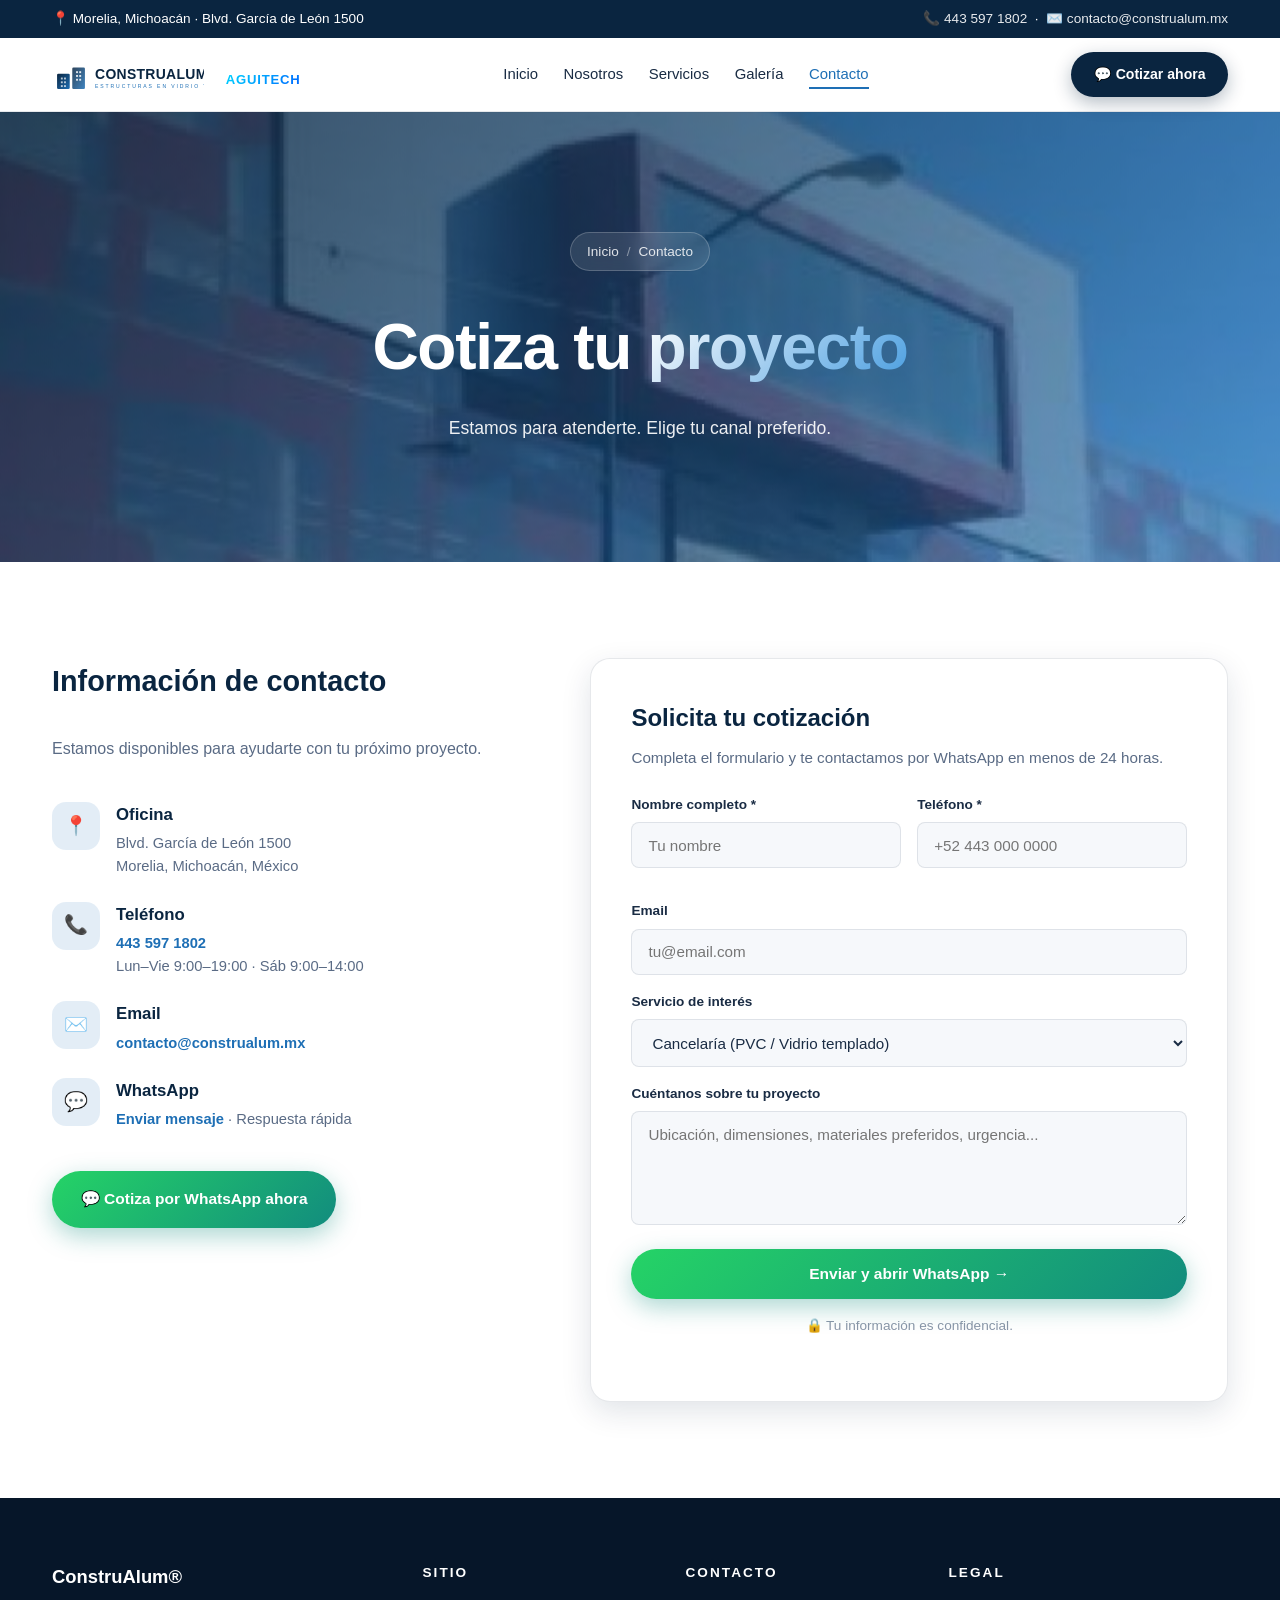
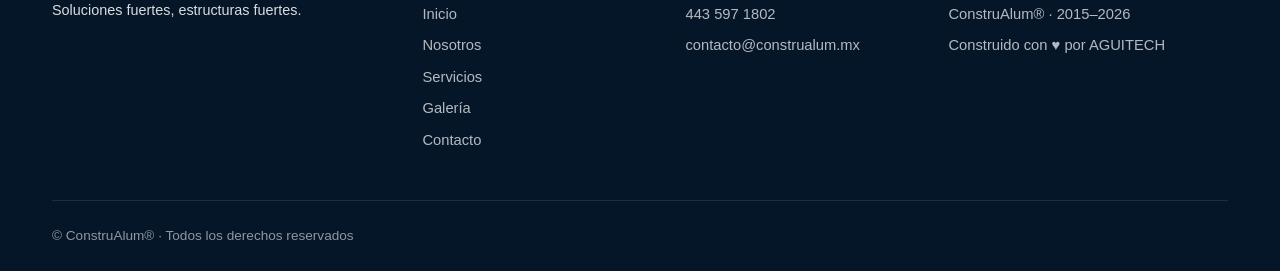
<file: contacto.html>
<!DOCTYPE html>
<html lang="es">
<head>
<meta charset="UTF-8">
<meta name="viewport" content="width=device-width, initial-scale=1.0">
<title>ConstruAlum</title>
<meta property="og:site_name" content="ConstruAlum (by AGUITECH)">
<meta property="og:title" content="ConstruAlum · Contacto · Cotiza tu proyecto">
<meta property="og:description" content="Cotiza tu proyecto de vidrio o aluminio con ConstruAlum. Morelia, Michoacán. WhatsApp +52 443 597 1802.">
<meta property="og:type" content="website">
<meta property="og:locale" content="es_MX">
<meta name="twitter:card" content="summary_large_image">
<meta name="twitter:site" content="@aguitech">
<meta name="twitter:title" content="ConstruAlum · Contacto · Cotiza tu proyecto">
<meta name="twitter:description" content="Cotiza tu proyecto de vidrio o aluminio con ConstruAlum. Morelia, Michoacán. WhatsApp +52 443 597 1802.">
<meta name="description" content="Contacta a ConstruAlum. Cotiza por WhatsApp, llamada o formulario. Morelia, Michoacán.">
<meta name="theme-color" content="#0a2540">
<link rel="icon" type="image/svg+xml" href="images/logo.svg">
<link rel="stylesheet" href="styles.css">
</head>
<body>

<div class="topbar">
  <div class="topbar-inner">
    <div>📍 Morelia, Michoacán · Blvd. García de León 1500</div>
    <div>
      <a href="tel:+52443****802">📞 443 597 1802</a>
      &nbsp;·&nbsp;
      <a href="mailto:contacto@construalum.mx">✉️ contacto@construalum.mx</a>
    </div>
  </div>
</div>

<nav class="navbar" id="navbar">
  <div class="nav-container">
    <a href="index.html" class="nav-brand" aria-label="ConstruAlum — by AGUITECH">
      <img src="images/logo.svg" alt="ConstruAlum">
      <span class="nav-brand-by">
        <span class="by-mark">by</span>
        <span class="by-name">AGUITECH</span>
      </span>
    </a>
    <ul class="nav-menu" id="navMenu">
      <li><a href="index.html">Inicio</a></li>
      <li><a href="nosotros.html">Nosotros</a></li>
      <li><a href="servicios.html">Servicios</a></li>
      <li><a href="galeria.html">Galería</a></li>
      <li><a href="contacto.html" class="active">Contacto</a></li>
    </ul>
    <a href="https://wa.me/5214435971802?text=Hola%20ConstruAlum" target="_blank" rel="noopener" class="nav-cta">💬 Cotizar ahora</a>
    <button class="nav-toggle" id="navToggle">☰</button>
  </div>
</nav>

<section class="page-hero">
  <div class="page-hero-bg" style="background-image: url('images/servicios/panel-aluminio/principal.jpg');" data-speed="0.3"></div>
  <div class="page-hero-content">
    <div class="breadcrumb"><a href="index.html">Inicio</a><span class="sep">/</span><span>Contacto</span></div>
    <h1>Cotiza tu <span style="background:linear-gradient(135deg,#fff,#4a9ee0);-webkit-background-clip:text;background-clip:text;color:transparent;">proyecto</span></h1>
    <p>Estamos para atenderte. Elige tu canal preferido.</p>
  </div>
</section>

<section class="section">
  <div class="container">
    <div class="contact-grid">
      <div class="contact-info reveal">
        <h2 style="font-size: 1.8rem; font-weight: 900; color: var(--ink); margin-bottom: 0.5rem;">Información de contacto</h2>
        <p style="color: var(--text-2); margin-bottom: 1rem;">Estamos disponibles para ayudarte con tu próximo proyecto.</p>

        <div class="contact-item">
          <div class="contact-item-icon">📍</div>
          <div>
            <h4>Oficina</h4>
            <p>Blvd. García de León 1500<br>Morelia, Michoacán, México</p>
          </div>
        </div>
        <div class="contact-item">
          <div class="contact-item-icon">📞</div>
          <div>
            <h4>Teléfono</h4>
            <p><a href="tel:+52443****802" style="color: var(--brand-2); font-weight: 700;">443 597 1802</a><br>Lun–Vie 9:00–19:00 · Sáb 9:00–14:00</p>
          </div>
        </div>
        <div class="contact-item">
          <div class="contact-item-icon">✉️</div>
          <div>
            <h4>Email</h4>
            <p><a href="mailto:contacto@construalum.mx" style="color: var(--brand-2); font-weight: 700;">contacto@construalum.mx</a></p>
          </div>
        </div>
        <div class="contact-item">
          <div class="contact-item-icon">💬</div>
          <div>
            <h4>WhatsApp</h4>
            <p><a href="https://wa.me/5214435971802" target="_blank" rel="noopener" style="color: var(--brand-2); font-weight: 700;">Enviar mensaje</a> · Respuesta rápida</p>
          </div>
        </div>

        <p style="margin-top: 1rem;"><a href="https://wa.me/5214435971802?text=Hola%20ConstruAlum%2C%20quiero%20cotizar%20un%20proyecto" target="_blank" rel="noopener" class="btn btn-wa">💬 Cotiza por WhatsApp ahora</a></p>
      </div>

      <form class="contact-form reveal" onsubmit="return submitContact(event)">
        <h3>Solicita tu cotización</h3>
        <p>Completa el formulario y te contactamos por WhatsApp en menos de 24 horas.</p>

        <div class="form-row">
          <div class="form-field">
            <label for="name">Nombre completo *</label>
            <input type="text" id="name" required placeholder="Tu nombre">
          </div>
          <div class="form-field">
            <label for="phone">Teléfono *</label>
            <input type="tel" id="phone" required placeholder="+52 443 000 0000">
          </div>
        </div>
        <div class="form-field">
          <label for="email">Email</label>
          <input type="email" id="email" placeholder="tu@email.com">
        </div>
        <div class="form-field">
          <label for="service">Servicio de interés</label>
          <select id="service">
            <option>Cancelaría (PVC / Vidrio templado)</option>
            <option>Aplicaciones de vidrio</option>
            <option>Barandales</option>
            <option>Domos</option>
            <option>Techumbres</option>
            <option>Herrería de alto nivel</option>
            <option>Panel de aluminio</option>
            <option>Repisas</option>
            <option>Cubiertas para mesa</option>
            <option>Anti estornudos</option>
            <option>Otro / No estoy seguro</option>
          </select>
        </div>
        <div class="form-field">
          <label for="message">Cuéntanos sobre tu proyecto</label>
          <textarea id="message" rows="5" placeholder="Ubicación, dimensiones, materiales preferidos, urgencia..."></textarea>
        </div>
        <button type="submit" class="btn btn-primary btn-wa" style="width: 100%; justify-content: center;">
          Enviar y abrir WhatsApp →
        </button>
        <p style="text-align: center; font-size: 0.85rem; color: var(--text-3); margin-top: 1rem;">🔒 Tu información es confidencial.</p>
      </form>
    </div>
  </div>
</section>

<footer class="footer">
  <div class="container">
    <div class="footer-inner">
      <div class="footer-brand-text">
        <strong>ConstruAlum®</strong>
        <p>Soluciones fuertes, estructuras fuertes.</p>
      </div>
      <div class="footer-col"><h5>Sitio</h5><ul><li><a href="index.html">Inicio</a></li><li><a href="nosotros.html">Nosotros</a></li><li><a href="servicios.html">Servicios</a></li><li><a href="galeria.html">Galería</a></li><li><a href="contacto.html">Contacto</a></li></ul></div>
      <div class="footer-col"><h5>Contacto</h5><ul><li><a href="tel:+52443****802">443 597 1802</a></li><li><a href="mailto:contacto@construalum.mx">contacto@construalum.mx</a></li></ul></div>
      <div class="footer-col"><h5>Legal</h5><ul><li>ConstruAlum® · 2015–<span id="year"></span></li><li>Construido con ♥ por <a href="https://github.com/aguitech">AGUITECH</a></li></ul></div>
    </div>
    <div class="footer-bottom">
      <p>© <span id="year"></span> ConstruAlum® · Todos los derechos reservados</p>
    </div>
  </div>
</footer>

<button class="back-top" id="backTop">↑</button>
<div class="toast" id="toast"></div>
<script src="script.js"></script>
</body>
</html>
</file>
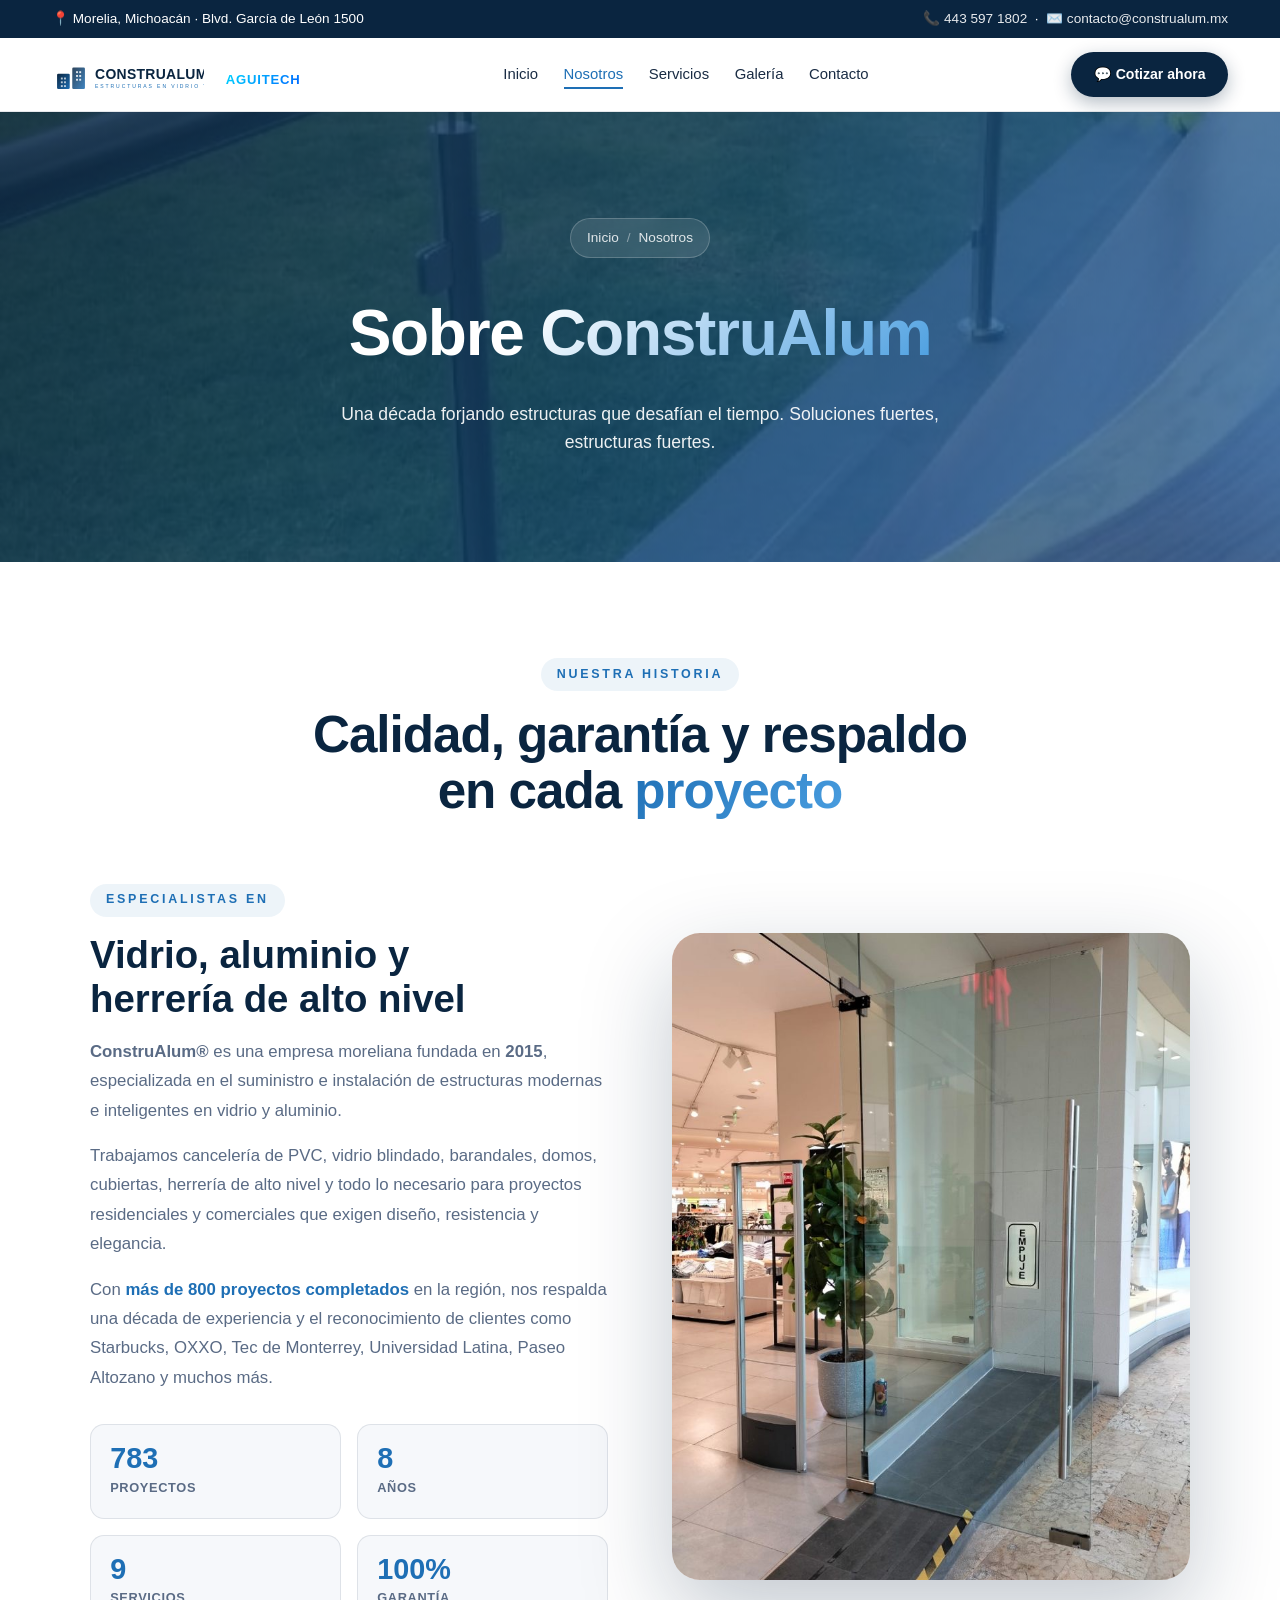
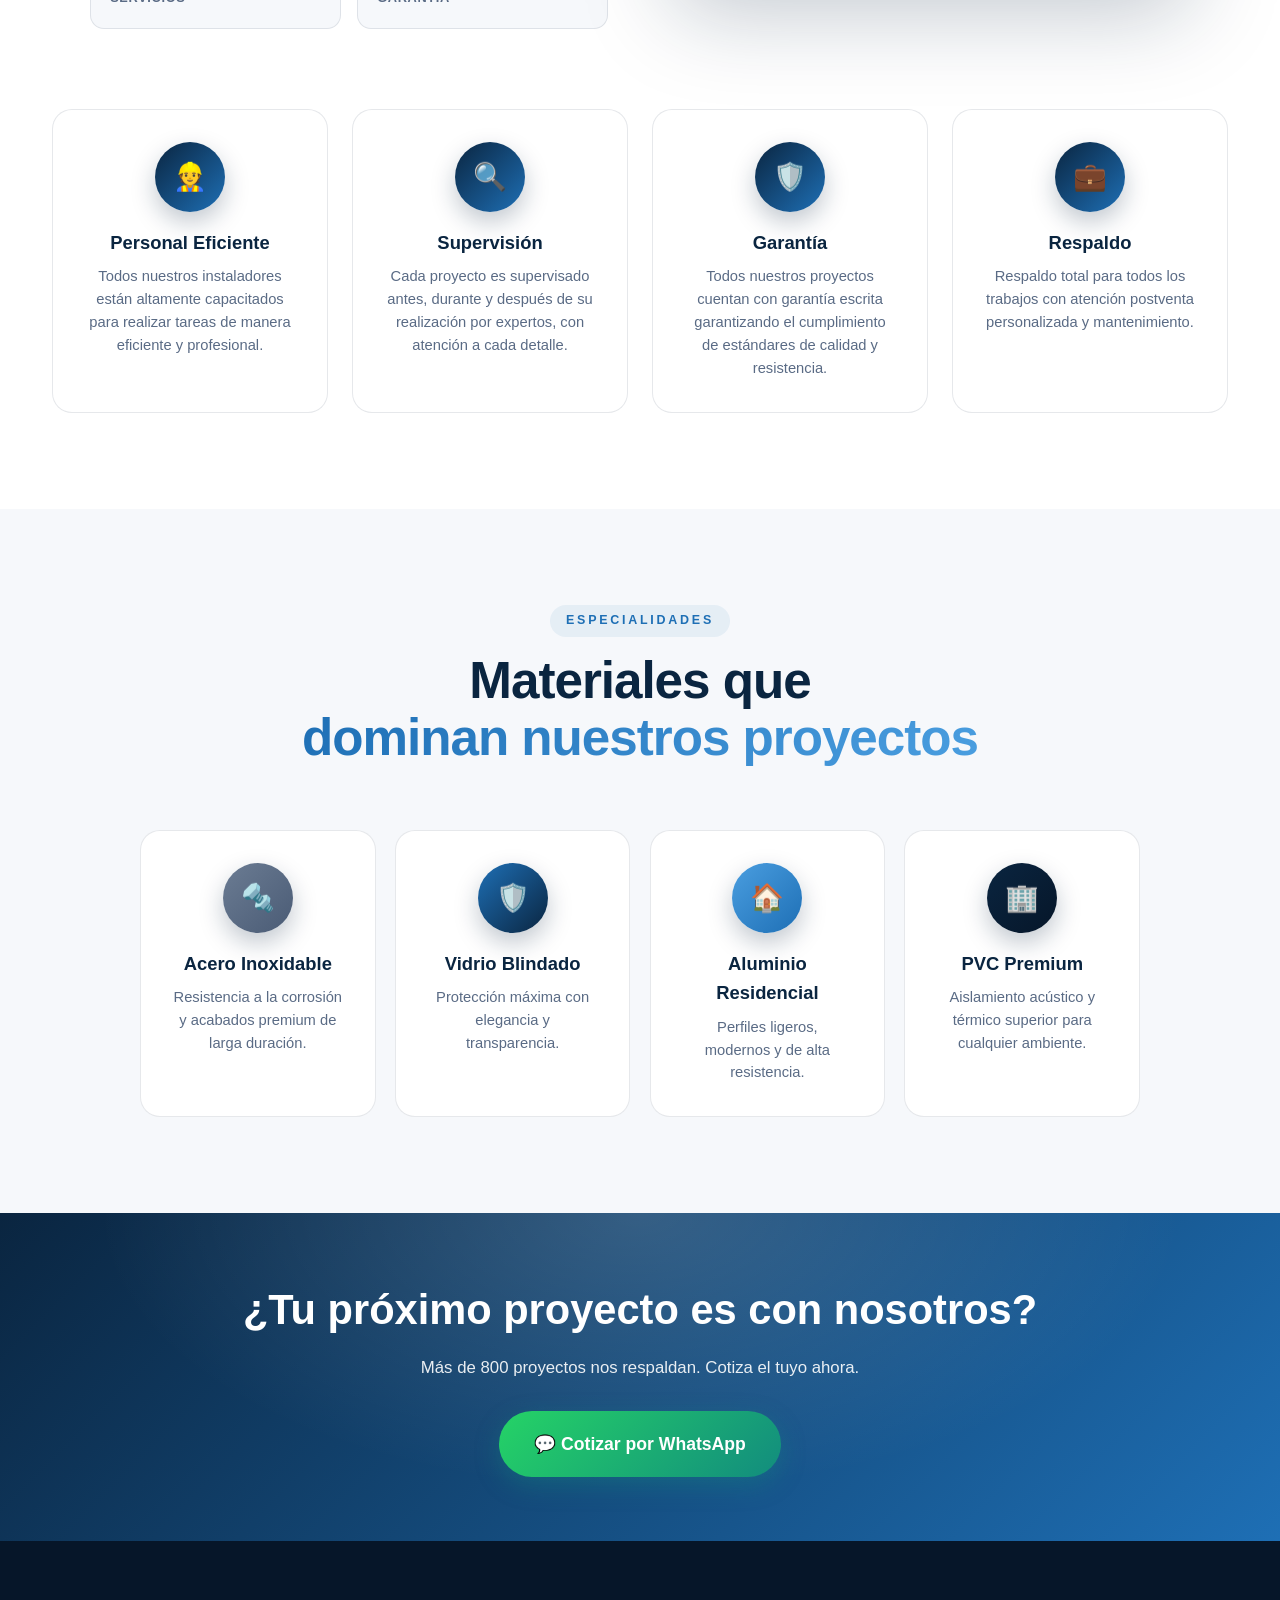
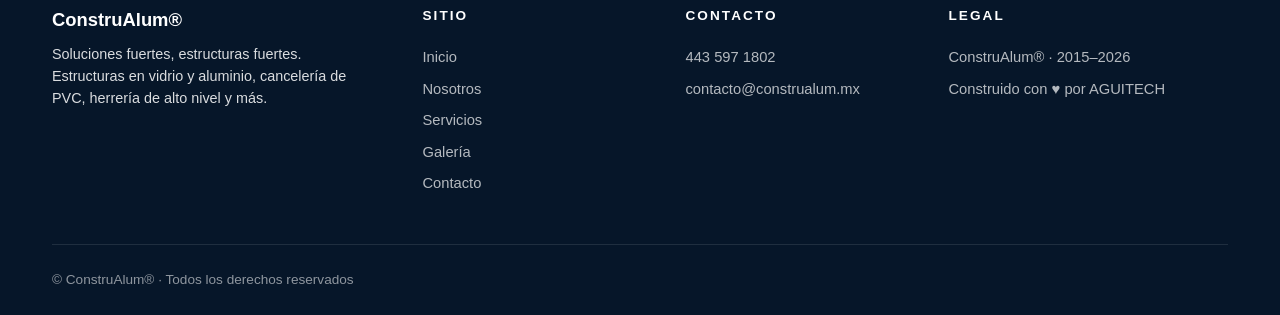
<file: nosotros.html>
<!DOCTYPE html>
<html lang="es">
<head>
<meta charset="UTF-8">
<meta name="viewport" content="width=device-width, initial-scale=1.0">
<title>ConstruAlum</title>
<meta property="og:site_name" content="ConstruAlum (by AGUITECH)">
<meta property="og:title" content="ConstruAlum · Nosotros · +800 proyectos">
<meta property="og:description" content="ConstruAlum: +10 años, +800 proyectos, 4 pilares (personal eficiente, supervisión, garantía, respaldo) en Morelia.">
<meta property="og:type" content="website">
<meta property="og:locale" content="es_MX">
<meta name="twitter:card" content="summary_large_image">
<meta name="twitter:site" content="@aguitech">
<meta name="twitter:title" content="ConstruAlum · Nosotros · +800 proyectos">
<meta name="twitter:description" content="ConstruAlum: +10 años, +800 proyectos, 4 pilares (personal eficiente, supervisión, garantía, respaldo) en Morelia.">
<meta name="description" content="Conoce ConstruAlum: 4 pilares, +800 proyectos, garantía escrita en cada obra.">
<meta name="theme-color" content="#0a2540">
<link rel="icon" type="image/svg+xml" href="images/logo.svg">
<link rel="stylesheet" href="styles.css">
</head>
<body>

<div class="topbar">
  <div class="topbar-inner">
    <div>📍 Morelia, Michoacán · Blvd. García de León 1500</div>
    <div>
      <a href="tel:+52443****802">📞 443 597 1802</a>
      &nbsp;·&nbsp;
      <a href="mailto:contacto@construalum.mx">✉️ contacto@construalum.mx</a>
    </div>
  </div>
</div>

<nav class="navbar" id="navbar">
  <div class="nav-container">
    <a href="index.html" class="nav-brand" aria-label="ConstruAlum — by AGUITECH">
      <img src="images/logo.svg" alt="ConstruAlum">
      <span class="nav-brand-by">
        <span class="by-mark">by</span>
        <span class="by-name">AGUITECH</span>
      </span>
    </a>
    <ul class="nav-menu" id="navMenu">
      <li><a href="index.html">Inicio</a></li>
      <li><a href="nosotros.html" class="active">Nosotros</a></li>
      <li><a href="servicios.html">Servicios</a></li>
      <li><a href="galeria.html">Galería</a></li>
      <li><a href="contacto.html">Contacto</a></li>
    </ul>
    <a href="https://wa.me/5214435971802?text=Hola%20ConstruAlum" target="_blank" rel="noopener" class="nav-cta">💬 Cotizar ahora</a>
    <button class="nav-toggle" id="navToggle">☰</button>
  </div>
</nav>

<section class="page-hero">
  <div class="page-hero-bg" style="background-image: url('images/servicios/herreria/principal.jpg');" data-speed="0.3"></div>
  <div class="page-hero-content">
    <div class="breadcrumb"><a href="index.html">Inicio</a><span class="sep">/</span><span>Nosotros</span></div>
    <h1>Sobre <span style="background:linear-gradient(135deg,#fff,#4a9ee0);-webkit-background-clip:text;background-clip:text;color:transparent;">ConstruAlum</span></h1>
    <p>Una década forjando estructuras que desafían el tiempo. Soluciones fuertes, estructuras fuertes.</p>
  </div>
</section>

<section class="section">
  <div class="container">
    <div class="section-header">
      <span class="section-tag">Nuestra historia</span>
      <h2 class="section-title">Calidad, garantía y respaldo<br>en cada <span class="grad">proyecto</span></h2>
    </div>

    <div style="display: grid; grid-template-columns: 1fr 1fr; gap: 4rem; align-items: center; max-width: 1100px; margin: 0 auto;">
      <div class="reveal-left">
        <span class="section-tag">Especialistas en</span>
        <h2 style="font-size: clamp(1.8rem, 3vw, 2.6rem); font-weight: 900; color: var(--ink); margin-bottom: 1rem; line-height: 1.15;">
          Vidrio, aluminio y<br><span class="grad">herrería de alto nivel</span>
        </h2>
        <p style="color: var(--text-2); font-size: 1.05rem; line-height: 1.75; margin-bottom: 1rem;">
          <strong>ConstruAlum®</strong> es una empresa moreliana fundada en <strong>2015</strong>,
          especializada en el suministro e instalación de estructuras modernas e inteligentes en
          vidrio y aluminio.
        </p>
        <p style="color: var(--text-2); font-size: 1.05rem; line-height: 1.75; margin-bottom: 1rem;">
          Trabajamos cancelería de PVC, vidrio blindado, barandales, domos, cubiertas, herrería
          de alto nivel y todo lo necesario para proyectos residenciales y comerciales que
          exigen diseño, resistencia y elegancia.
        </p>
        <p style="color: var(--text-2); font-size: 1.05rem; line-height: 1.75; margin-bottom: 1.5rem;">
          Con <strong style="color: var(--brand-2);">más de 800 proyectos completados</strong> en
          la región, nos respalda una década de experiencia y el reconocimiento de clientes
          como Starbucks, OXXO, Tec de Monterrey, Universidad Latina, Paseo Altozano y muchos más.
        </p>
        <div style="display: grid; grid-template-columns: 1fr 1fr; gap: 1rem; margin-top: 2rem;">
          <div style="padding: 1.2rem; background: var(--bg-2); border-radius: var(--r-md); border: 1px solid var(--border);">
            <div style="font-size: 1.8rem; font-weight: 900; color: var(--brand-2); line-height: 1;" data-target="800">0</div>
            <div style="font-size: 0.8rem; color: var(--text-2); font-weight: 600; letter-spacing: 0.05em; text-transform: uppercase; margin-top: 0.3rem;">Proyectos</div>
          </div>
          <div style="padding: 1.2rem; background: var(--bg-2); border-radius: var(--r-md); border: 1px solid var(--border);">
            <div style="font-size: 1.8rem; font-weight: 900; color: var(--brand-2); line-height: 1;" data-target="9">0</div>
            <div style="font-size: 0.8rem; color: var(--text-2); font-weight: 600; letter-spacing: 0.05em; text-transform: uppercase; margin-top: 0.3rem;">Años</div>
          </div>
          <div style="padding: 1.2rem; background: var(--bg-2); border-radius: var(--r-md); border: 1px solid var(--border);">
            <div style="font-size: 1.8rem; font-weight: 900; color: var(--brand-2); line-height: 1;" data-target="10">0</div>
            <div style="font-size: 0.8rem; color: var(--text-2); font-weight: 600; letter-spacing: 0.05em; text-transform: uppercase; margin-top: 0.3rem;">Servicios</div>
          </div>
          <div style="padding: 1.2rem; background: var(--bg-2); border-radius: var(--r-md); border: 1px solid var(--border);">
            <div style="font-size: 1.8rem; font-weight: 900; color: var(--brand-2); line-height: 1;">100%</div>
            <div style="font-size: 0.8rem; color: var(--text-2); font-weight: 600; letter-spacing: 0.05em; text-transform: uppercase; margin-top: 0.3rem;">Garantía</div>
          </div>
        </div>
      </div>
      <div class="reveal-right" style="border-radius: var(--r-xl); overflow: hidden; box-shadow: var(--shadow-xl); aspect-ratio: 4/5;">
        <img src="images/servicios/aplicaciones-vidrio/aplicaciones1.jpg" alt="Proyecto ConstruAlum" style="width: 100%; height: 100%; object-fit: cover;">
      </div>
    </div>

    <div class="pilares-grid" style="margin-top: 5rem;">
      <div class="pilar-card reveal">
        <div class="pilar-icon">👷</div>
        <h3>Personal Eficiente</h3>
        <p>Todos nuestros instaladores están altamente capacitados para realizar tareas de manera eficiente y profesional.</p>
      </div>
      <div class="pilar-card reveal">
        <div class="pilar-icon">🔍</div>
        <h3>Supervisión</h3>
        <p>Cada proyecto es supervisado antes, durante y después de su realización por expertos, con atención a cada detalle.</p>
      </div>
      <div class="pilar-card reveal">
        <div class="pilar-icon">🛡️</div>
        <h3>Garantía</h3>
        <p>Todos nuestros proyectos cuentan con garantía escrita garantizando el cumplimiento de estándares de calidad y resistencia.</p>
      </div>
      <div class="pilar-card reveal">
        <div class="pilar-icon">💼</div>
        <h3>Respaldo</h3>
        <p>Respaldo total para todos los trabajos con atención postventa personalizada y mantenimiento.</p>
      </div>
    </div>
  </div>
</section>

<!-- ESPECIALIDADES -->
<section class="section pilares">
  <div class="container">
    <div class="section-header">
      <span class="section-tag">Especialidades</span>
      <h2 class="section-title">Materiales que<br><span class="grad">dominan nuestros proyectos</span></h2>
    </div>
    <div style="display: grid; grid-template-columns: repeat(auto-fit, minmax(220px, 1fr)); gap: 1.2rem; max-width: 1000px; margin: 0 auto;">
      <div class="pilar-card reveal">
        <div class="pilar-icon" style="background: linear-gradient(135deg, #6b7c93, #4a5b75);">🔩</div>
        <h3>Acero Inoxidable</h3>
        <p>Resistencia a la corrosión y acabados premium de larga duración.</p>
      </div>
      <div class="pilar-card reveal">
        <div class="pilar-icon" style="background: linear-gradient(135deg, #1e6fb5, #0a2540);">🛡️</div>
        <h3>Vidrio Blindado</h3>
        <p>Protección máxima con elegancia y transparencia.</p>
      </div>
      <div class="pilar-card reveal">
        <div class="pilar-icon" style="background: linear-gradient(135deg, #4a9ee0, #1e6fb5);">🏠</div>
        <h3>Aluminio Residencial</h3>
        <p>Perfiles ligeros, modernos y de alta resistencia.</p>
      </div>
      <div class="pilar-card reveal">
        <div class="pilar-icon" style="background: linear-gradient(135deg, #0a2540, #061629);">🏢</div>
        <h3>PVC Premium</h3>
        <p>Aislamiento acústico y térmico superior para cualquier ambiente.</p>
      </div>
    </div>
  </div>
</section>

<section class="cta-band">
  <div class="container">
    <h2>¿Tu próximo proyecto es con nosotros?</h2>
    <p>Más de 800 proyectos nos respaldan. Cotiza el tuyo ahora.</p>
    <a href="https://wa.me/5214435971802?text=Hola%20ConstruAlum%2C%20quiero%20cotizar%20un%20proyecto" target="_blank" rel="noopener" class="btn btn-wa" style="font-size: 1.1rem; padding: 1.2rem 2.2rem;">
      💬 Cotizar por WhatsApp
    </a>
  </div>
</section>

<footer class="footer">
  <div class="container">
    <div class="footer-inner">
      <div class="footer-brand-text">
        <strong>ConstruAlum®</strong>
        <p>Soluciones fuertes, estructuras fuertes. Estructuras en vidrio y aluminio, cancelería de PVC, herrería de alto nivel y más.</p>
      </div>
      <div class="footer-col"><h5>Sitio</h5><ul><li><a href="index.html">Inicio</a></li><li><a href="nosotros.html">Nosotros</a></li><li><a href="servicios.html">Servicios</a></li><li><a href="galeria.html">Galería</a></li><li><a href="contacto.html">Contacto</a></li></ul></div>
      <div class="footer-col"><h5>Contacto</h5><ul><li><a href="tel:+52443****802">443 597 1802</a></li><li><a href="mailto:contacto@construalum.mx">contacto@construalum.mx</a></li></ul></div>
      <div class="footer-col"><h5>Legal</h5><ul><li>ConstruAlum® · 2015–<span id="year"></span></li><li>Construido con ♥ por <a href="https://github.com/aguitech">AGUITECH</a></li></ul></div>
    </div>
    <div class="footer-bottom">
      <p>© <span id="year"></span> ConstruAlum® · Todos los derechos reservados</p>
    </div>
  </div>
</footer>

<button class="back-top" id="backTop">↑</button>
<div class="toast" id="toast"></div>
<script src="script.js"></script>
</body>
</html>
</file>
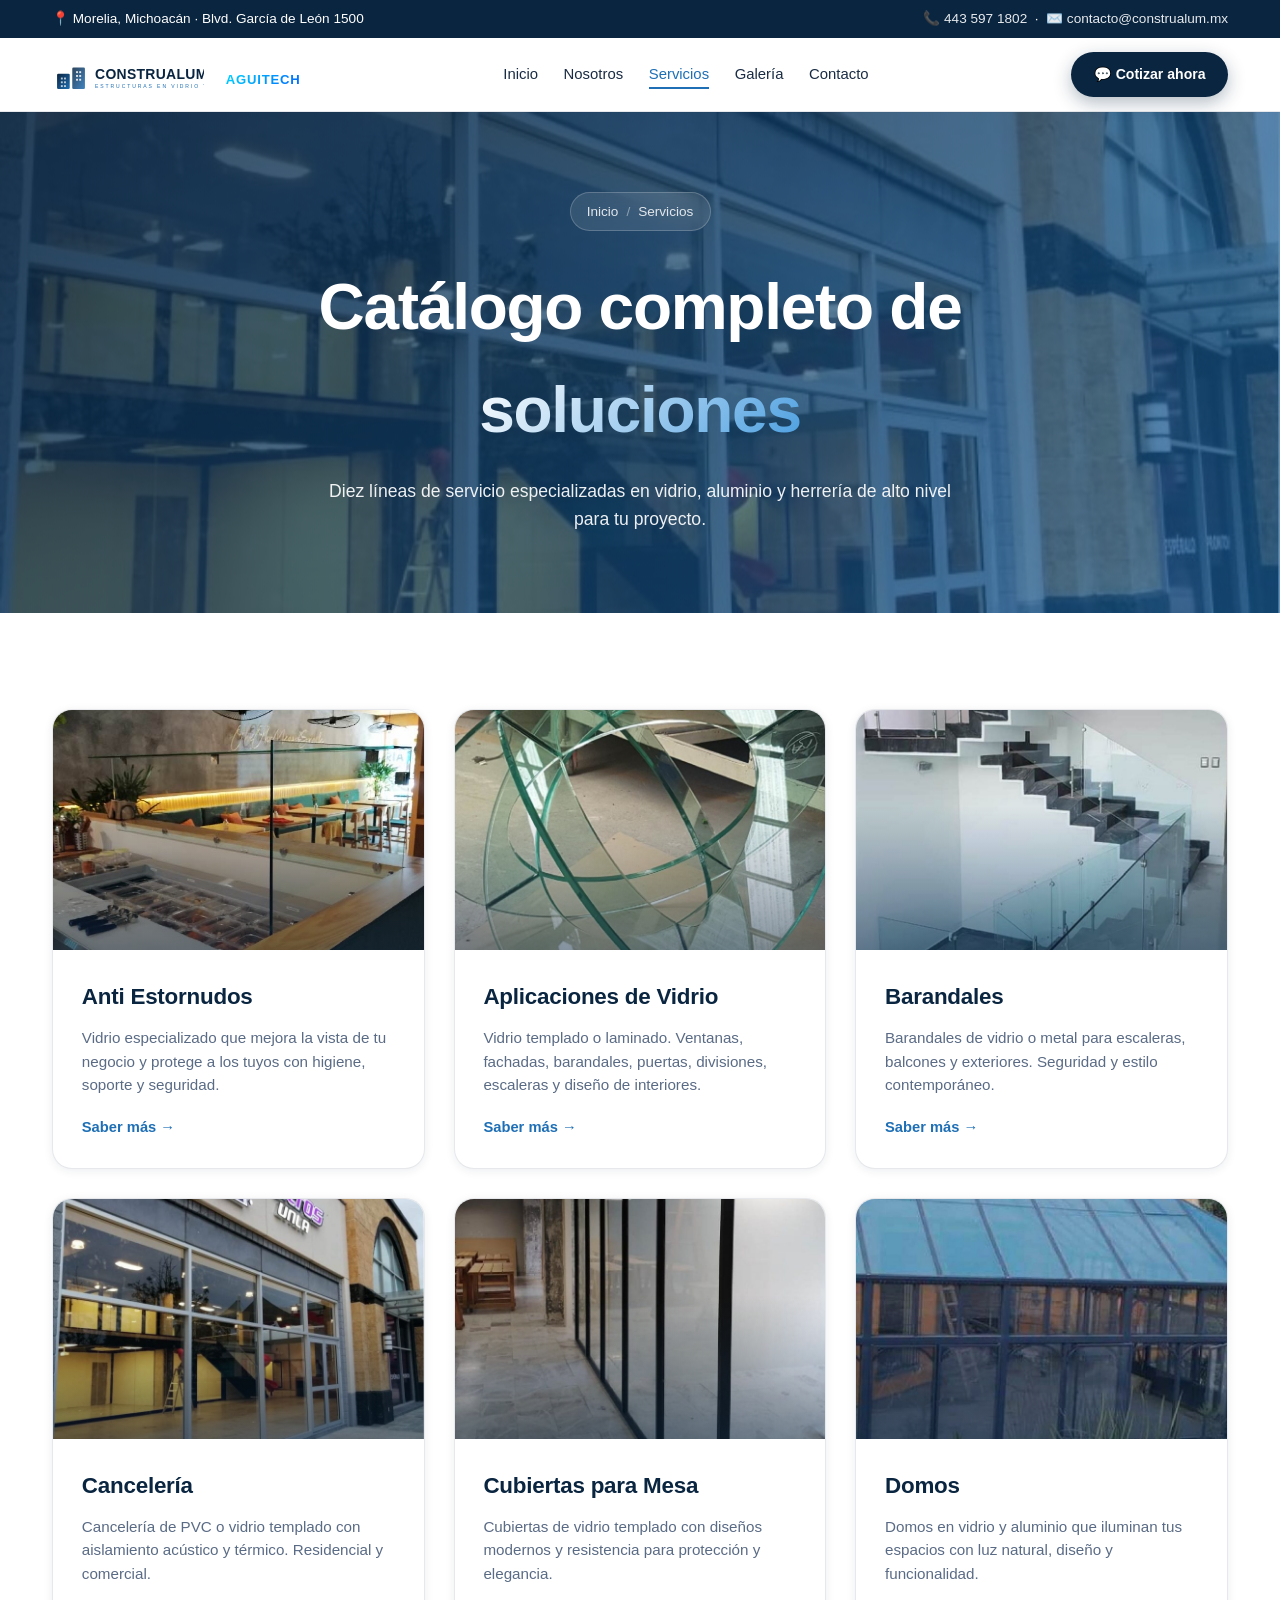
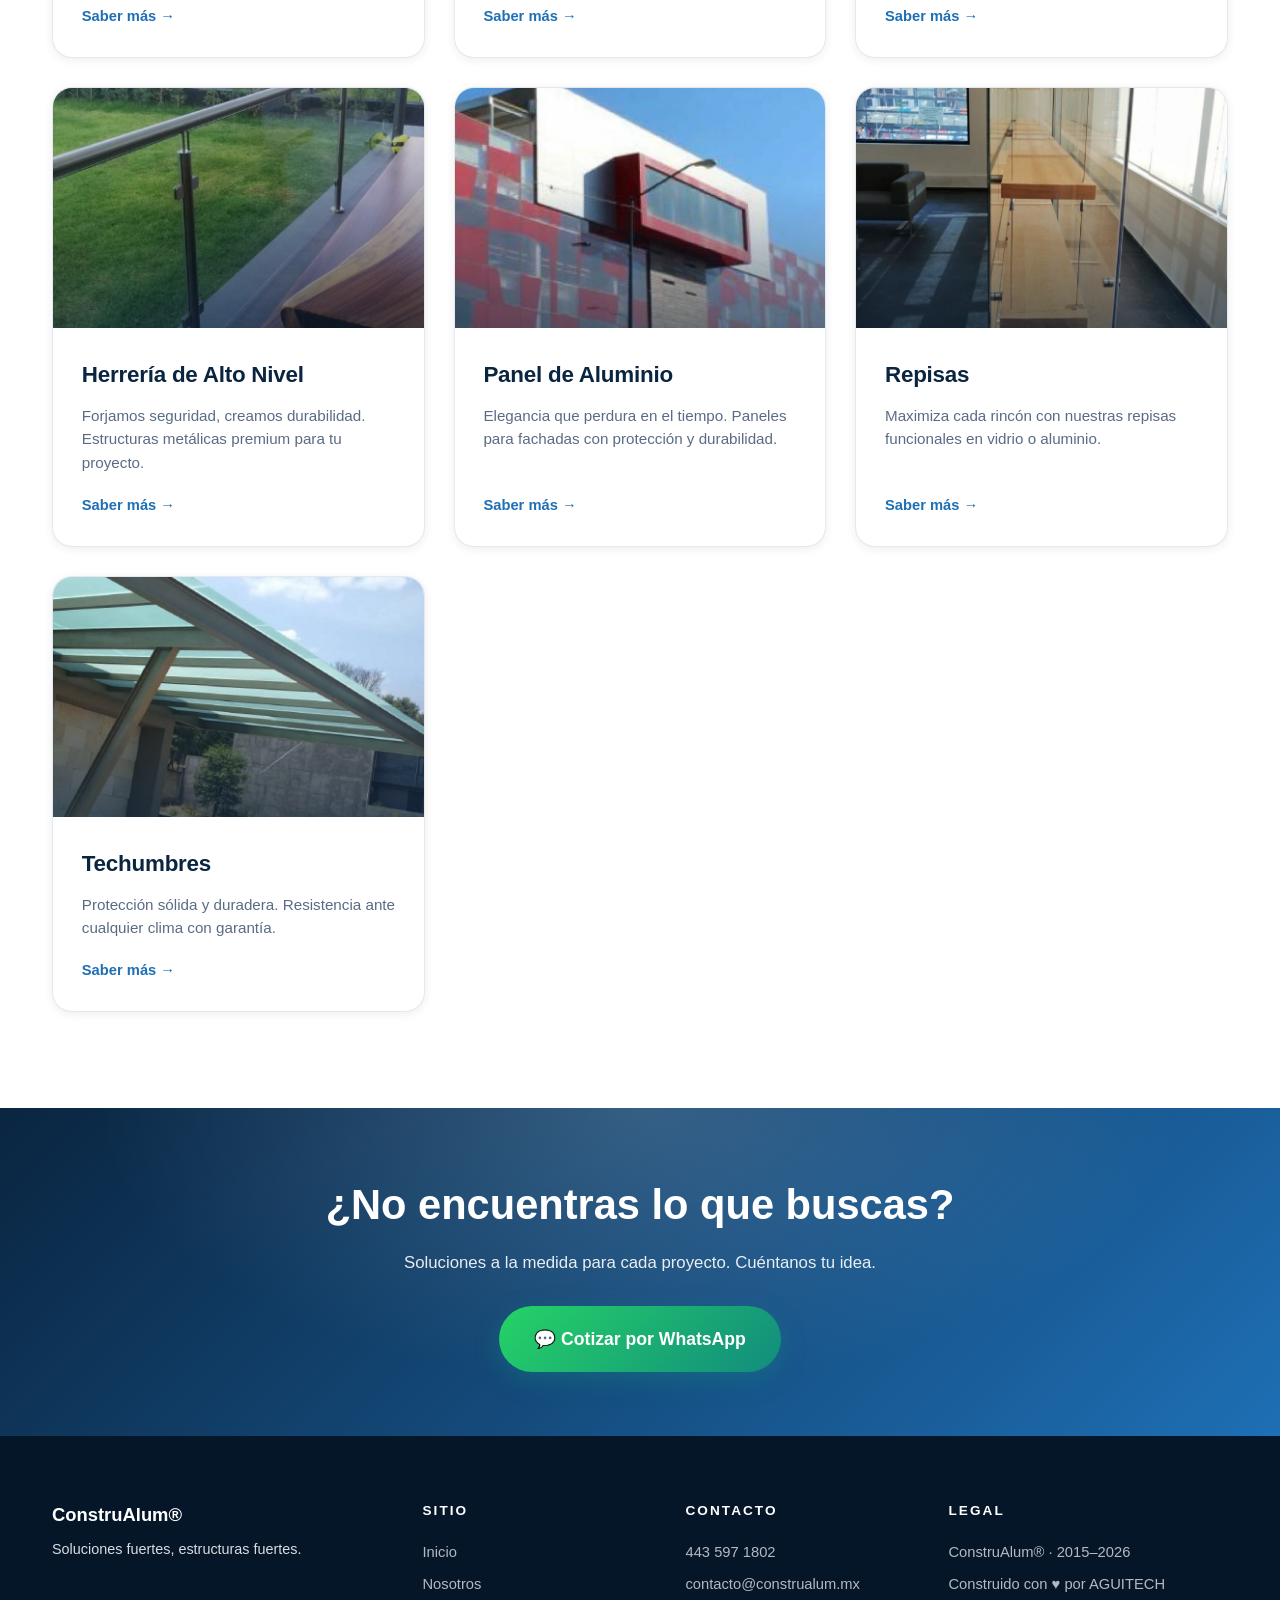
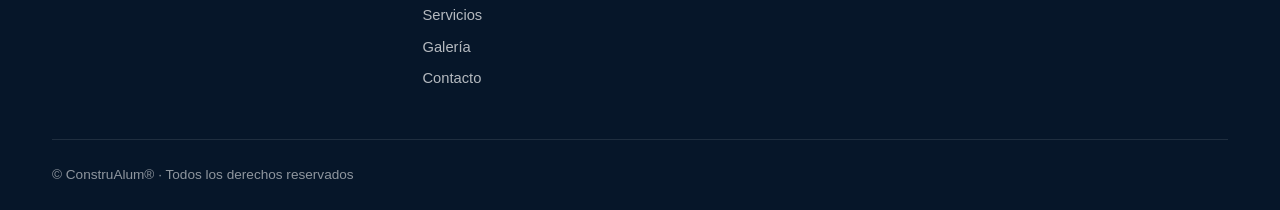
<file: servicios.html>
<!DOCTYPE html>
<html lang="es">
<head>
<meta charset="UTF-8">
<meta name="viewport" content="width=device-width, initial-scale=1.0">
<title>ConstruAlum</title>
<meta property="og:site_name" content="ConstruAlum (by AGUITECH)">
<meta property="og:title" content="ConstruAlum · Servicios · 10 especialidades">
<meta property="og:description" content="Catálogo completo de ConstruAlum: cancelería, vidrio templado, barandales, domos, techumbres, herrería y más.">
<meta property="og:type" content="website">
<meta property="og:locale" content="es_MX">
<meta name="twitter:card" content="summary_large_image">
<meta name="twitter:site" content="@aguitech">
<meta name="twitter:title" content="ConstruAlum · Servicios · 10 especialidades">
<meta name="twitter:description" content="Catálogo completo de ConstruAlum: cancelería, vidrio templado, barandales, domos, techumbres, herrería y más.">
<meta name="description" content="Catálogo completo de servicios ConstruAlum: cancelería, vidrio templado, barandales, domos, techumbres, herrería, panel de aluminio y más.">
<meta name="theme-color" content="#0a2540">
<link rel="icon" type="image/svg+xml" href="images/logo.svg">
<link rel="stylesheet" href="styles.css">
</head>
<body>

<div class="topbar">
  <div class="topbar-inner">
    <div>📍 Morelia, Michoacán · Blvd. García de León 1500</div>
    <div>
      <a href="tel:+52443****802">📞 443 597 1802</a>
      &nbsp;·&nbsp;
      <a href="mailto:contacto@construalum.mx">✉️ contacto@construalum.mx</a>
    </div>
  </div>
</div>

<nav class="navbar" id="navbar">
  <div class="nav-container">
    <a href="index.html" class="nav-brand" aria-label="ConstruAlum — by AGUITECH">
      <img src="images/logo.svg" alt="ConstruAlum">
      <span class="nav-brand-by">
        <span class="by-mark">by</span>
        <span class="by-name">AGUITECH</span>
      </span>
    </a>
    <ul class="nav-menu" id="navMenu">
      <li><a href="index.html">Inicio</a></li>
      <li><a href="nosotros.html">Nosotros</a></li>
      <li><a href="servicios.html" class="active">Servicios</a></li>
      <li><a href="galeria.html">Galería</a></li>
      <li><a href="contacto.html">Contacto</a></li>
    </ul>
    <a href="https://wa.me/5214435971802?text=Hola%20ConstruAlum" target="_blank" rel="noopener" class="nav-cta">💬 Cotizar ahora</a>
    <button class="nav-toggle" id="navToggle">☰</button>
  </div>
</nav>

<section class="page-hero">
  <div class="page-hero-bg" style="background-image: url('images/servicios/canceleria/principal.jpg');" data-speed="0.3"></div>
  <div class="page-hero-content">
    <div class="breadcrumb"><a href="index.html">Inicio</a><span class="sep">/</span><span>Servicios</span></div>
    <h1>Catálogo completo de<br><span style="background:linear-gradient(135deg,#fff,#4a9ee0);-webkit-background-clip:text;background-clip:text;color:transparent;">soluciones</span></h1>
    <p>Diez líneas de servicio especializadas en vidrio, aluminio y herrería de alto nivel para tu proyecto.</p>
  </div>
</section>

<section class="section">
  <div class="container">
    <div class="services-grid">

      <a href="servicios/anti-estornudos.html" class="service-card reveal">
        <div class="service-img"><img src="images/servicios/anti-estornudos/01.jpg" alt="Anti estornudos"></div>
        <div class="service-body">
          <h3>Anti Estornudos</h3>
          <p>Vidrio especializado que mejora la vista de tu negocio y protege a los tuyos con higiene, soporte y seguridad.</p>
          <span class="service-link">Saber más →</span>
        </div>
      </a>

      <a href="servicios/aplicaciones-vidrio.html" class="service-card reveal">
        <div class="service-img"><img src="images/servicios/aplicaciones-vidrio/03.jpg" alt="Aplicaciones de vidrio"></div>
        <div class="service-body">
          <h3>Aplicaciones de Vidrio</h3>
          <p>Vidrio templado o laminado. Ventanas, fachadas, barandales, puertas, divisiones, escaleras y diseño de interiores.</p>
          <span class="service-link">Saber más →</span>
        </div>
      </a>

      <a href="servicios/barandales.html" class="service-card reveal">
        <div class="service-img"><img src="images/servicios/barandales/principal.jpg" alt="Barandales"></div>
        <div class="service-body">
          <h3>Barandales</h3>
          <p>Barandales de vidrio o metal para escaleras, balcones y exteriores. Seguridad y estilo contemporáneo.</p>
          <span class="service-link">Saber más →</span>
        </div>
      </a>

      <a href="servicios/canceleria.html" class="service-card reveal">
        <div class="service-img"><img src="images/servicios/canceleria/principal.jpg" alt="Cancelería"></div>
        <div class="service-body">
          <h3>Cancelería</h3>
          <p>Cancelería de PVC o vidrio templado con aislamiento acústico y térmico. Residencial y comercial.</p>
          <span class="service-link">Saber más →</span>
        </div>
      </a>

      <a href="servicios/cubiertas-para-mesa.html" class="service-card reveal">
        <div class="service-img"><img src="images/servicios/canceleria/05.jpg" alt="Cubiertas para mesa"></div>
        <div class="service-body">
          <h3>Cubiertas para Mesa</h3>
          <p>Cubiertas de vidrio templado con diseños modernos y resistencia para protección y elegancia.</p>
          <span class="service-link">Saber más →</span>
        </div>
      </a>

      <a href="servicios/domos.html" class="service-card reveal">
        <div class="service-img"><img src="images/servicios/domos/principal.jpg" alt="Domos"></div>
        <div class="service-body">
          <h3>Domos</h3>
          <p>Domos en vidrio y aluminio que iluminan tus espacios con luz natural, diseño y funcionalidad.</p>
          <span class="service-link">Saber más →</span>
        </div>
      </a>

      <a href="servicios/herreria.html" class="service-card reveal">
        <div class="service-img"><img src="images/servicios/herreria/principal.jpg" alt="Herrería de alto nivel"></div>
        <div class="service-body">
          <h3>Herrería de Alto Nivel</h3>
          <p>Forjamos seguridad, creamos durabilidad. Estructuras metálicas premium para tu proyecto.</p>
          <span class="service-link">Saber más →</span>
        </div>
      </a>

      <a href="servicios/panel-aluminio.html" class="service-card reveal">
        <div class="service-img"><img src="images/servicios/panel-aluminio/principal.jpg" alt="Panel de aluminio"></div>
        <div class="service-body">
          <h3>Panel de Aluminio</h3>
          <p>Elegancia que perdura en el tiempo. Paneles para fachadas con protección y durabilidad.</p>
          <span class="service-link">Saber más →</span>
        </div>
      </a>

      <a href="servicios/repisas.html" class="service-card reveal">
        <div class="service-img"><img src="images/servicios/repisas/principal.jpg" alt="Repisas"></div>
        <div class="service-body">
          <h3>Repisas</h3>
          <p>Maximiza cada rincón con nuestras repisas funcionales en vidrio o aluminio.</p>
          <span class="service-link">Saber más →</span>
        </div>
      </a>

      <a href="servicios/techumbres.html" class="service-card reveal">
        <div class="service-img"><img src="images/servicios/techumbres/principal.jpg" alt="Techumbres"></div>
        <div class="service-body">
          <h3>Techumbres</h3>
          <p>Protección sólida y duradera. Resistencia ante cualquier clima con garantía.</p>
          <span class="service-link">Saber más →</span>
        </div>
      </a>
    </div>
  </div>
</section>

<section class="cta-band">
  <div class="container">
    <h2>¿No encuentras lo que buscas?</h2>
    <p>Soluciones a la medida para cada proyecto. Cuéntanos tu idea.</p>
    <a href="https://wa.me/5214435971802?text=Hola%20ConstruAlum%2C%20tengo%20un%20proyecto%20especial" target="_blank" rel="noopener" class="btn btn-wa" style="font-size: 1.1rem; padding: 1.2rem 2.2rem;">
      💬 Cotizar por WhatsApp
    </a>
  </div>
</section>

<footer class="footer">
  <div class="container">
    <div class="footer-inner">
      <div class="footer-brand-text">
        <strong>ConstruAlum®</strong>
        <p>Soluciones fuertes, estructuras fuertes.</p>
      </div>
      <div class="footer-col"><h5>Sitio</h5><ul><li><a href="index.html">Inicio</a></li><li><a href="nosotros.html">Nosotros</a></li><li><a href="servicios.html">Servicios</a></li><li><a href="galeria.html">Galería</a></li><li><a href="contacto.html">Contacto</a></li></ul></div>
      <div class="footer-col"><h5>Contacto</h5><ul><li><a href="tel:+52443****802">443 597 1802</a></li><li><a href="mailto:contacto@construalum.mx">contacto@construalum.mx</a></li></ul></div>
      <div class="footer-col"><h5>Legal</h5><ul><li>ConstruAlum® · 2015–<span id="year"></span></li><li>Construido con ♥ por <a href="https://github.com/aguitech">AGUITECH</a></li></ul></div>
    </div>
    <div class="footer-bottom">
      <p>© <span id="year"></span> ConstruAlum® · Todos los derechos reservados</p>
    </div>
  </div>
</footer>

<button class="back-top" id="backTop">↑</button>
<div class="toast" id="toast"></div>
<script src="script.js"></script>
</body>
</html>
</file>
<file: styles.css>
/* =============================================================
   CONSTRUALUM · Estructuras en vidrio y aluminio
   Paleta: azul corporativo industrial + acero + cristal
   ============================================================= */

* { margin: 0; padding: 0; box-sizing: border-box; }
html { scroll-behavior: smooth; }
body {
  font-family: -apple-system, BlinkMacSystemFont, "Segoe UI", Inter, Roboto, sans-serif;
  background: var(--bg);
  color: var(--text);
  line-height: 1.6;
  overflow-x: hidden;
  -webkit-font-smoothing: antialiased;
}

:root {
  /* Backgrounds */
  --bg: #ffffff;
  --bg-2: #f6f8fb;
  --bg-3: #e9eef5;
  --ink: #0a2540;

  /* Brand: azul corporativo */
  --brand: #0a2540;
  --brand-2: #1e6fb5;
  --brand-3: #4a9ee0;
  --accent: #ff7a3d;
  --metal: #6b7c93;

  --text: #1a2c44;
  --text-2: #5a6b85;
  --text-3: #8a96a8;

  --border: rgba(10, 37, 64, 0.1);
  --border-2: rgba(10, 37, 64, 0.2);

  --shadow-sm: 0 2px 10px rgba(10, 37, 64, 0.08);
  --shadow-md: 0 10px 30px rgba(10, 37, 64, 0.12);
  --shadow-lg: 0 24px 60px rgba(10, 37, 64, 0.18);
  --shadow-xl: 0 32px 90px rgba(10, 37, 64, 0.25);

  --r-sm: 8px;
  --r-md: 14px;
  --r-lg: 20px;
  --r-xl: 28px;

  --max: 1240px;
}

a { color: inherit; text-decoration: none; }
ul { list-style: none; }
img { max-width: 100%; display: block; }
button { border: none; cursor: pointer; font-family: inherit; }

/* ===================== UTILITIES ===================== */
.container { max-width: var(--max); margin: 0 auto; padding: 0 2rem; }
.section { padding: 6rem 0; position: relative; }
.section-sm { padding: 4rem 0; }

.section-header {
  text-align: center;
  margin-bottom: 4rem;
  max-width: 800px;
  margin-left: auto;
  margin-right: auto;
}
.section-tag {
  display: inline-block;
  font-size: 0.78rem;
  font-weight: 700;
  letter-spacing: 0.22em;
  text-transform: uppercase;
  color: var(--brand-2);
  margin-bottom: 1rem;
  padding: 0.4rem 1rem;
  background: rgba(30, 111, 181, 0.08);
  border-radius: 100px;
}
.section-title {
  font-size: clamp(2rem, 4.5vw, 3.2rem);
  font-weight: 900;
  line-height: 1.1;
  letter-spacing: -0.02em;
  color: var(--ink);
  margin-bottom: 1rem;
}
.section-title .grad {
  background: linear-gradient(135deg, var(--brand-2) 0%, var(--brand-3) 100%);
  -webkit-background-clip: text;
  background-clip: text;
  color: transparent;
}
.section-lead {
  font-size: 1.1rem;
  color: var(--text-2);
  max-width: 700px;
  margin: 0 auto;
  line-height: 1.65;
}

/* ===================== TOPBAR ===================== */
.topbar {
  background: var(--brand);
  color: white;
  font-size: 0.85rem;
  padding: 0.5rem 0;
}
.topbar-inner {
  display: flex;
  justify-content: space-between;
  align-items: center;
  max-width: var(--max);
  margin: 0 auto;
  padding: 0 2rem;
  gap: 1rem;
  flex-wrap: wrap;
}
.topbar a { color: rgba(255,255,255,0.9); display: inline-flex; align-items: center; gap: 0.4rem; }
.topbar a:hover { color: white; }

/* ===================== NAVBAR ===================== */
.navbar {
  position: sticky;
  top: 0;
  z-index: 1000;
  padding: 0.9rem 0;
  background: white;
  border-bottom: 1px solid var(--border);
  box-shadow: 0 1px 0 rgba(0,0,0,0.02);
}
.navbar.scrolled {
  padding: 0.5rem 0;
  background: rgba(255, 255, 255, 0.95);
  backdrop-filter: blur(20px);
  box-shadow: var(--shadow-sm);
}
.nav-container {
  max-width: var(--max);
  margin: 0 auto;
  padding: 0 2rem;
  display: flex;
  align-items: center;
  justify-content: space-between;
  gap: 2rem;
}
.nav-brand {
  display: flex;
  align-items: center;
  gap: 0.8rem;
}
.nav-brand img { height: 42px; width: auto; }

.nav-menu {
  display: flex;
  gap: 1.6rem;
  align-items: center;
}
.nav-menu a {
  font-size: 0.93rem;
  font-weight: 500;
  color: var(--text);
  transition: color 0.2s;
  position: relative;
  padding: 0.4rem 0;
}
.nav-menu a:hover, .nav-menu a.active {
  color: var(--brand-2);
}
.nav-menu a::after {
  content: '';
  position: absolute;
  bottom: 0;
  left: 0;
  width: 0;
  height: 2px;
  background: var(--brand-2);
  transition: width 0.3s;
}
.nav-menu a:hover::after, .nav-menu a.active::after { width: 100%; }

.nav-cta {
  display: inline-flex;
  align-items: center;
  gap: 0.5rem;
  padding: 0.7rem 1.4rem;
  background: var(--brand);
  color: white;
  border-radius: 100px;
  font-weight: 700;
  font-size: 0.88rem;
  transition: all 0.3s;
  box-shadow: 0 6px 18px rgba(10, 37, 64, 0.3);
}
.nav-cta:hover {
  background: var(--brand-2);
  transform: translateY(-2px);
  box-shadow: 0 10px 24px rgba(30, 111, 181, 0.4);
}

.nav-toggle {
  display: none;
  background: transparent;
  color: var(--ink);
  font-size: 1.5rem;
  padding: 0.5rem;
}

/* ===================== BUTTONS ===================== */
.btn {
  display: inline-flex;
  align-items: center;
  gap: 0.5rem;
  padding: 1rem 1.8rem;
  border-radius: 100px;
  font-size: 0.97rem;
  font-weight: 700;
  transition: all 0.3s cubic-bezier(0.4, 0, 0.2, 1);
  position: relative;
  overflow: hidden;
}
.btn-primary {
  background: linear-gradient(135deg, var(--brand) 0%, var(--brand-2) 100%);
  color: white;
  box-shadow: 0 8px 24px rgba(10, 37, 64, 0.3);
}
.btn-primary:hover {
  transform: translateY(-3px);
  box-shadow: 0 14px 32px rgba(10, 37, 64, 0.45);
}
.btn-primary::after {
  content: '';
  position: absolute;
  top: 0;
  left: -100%;
  width: 100%;
  height: 100%;
  background: linear-gradient(120deg, transparent, rgba(255,255,255,0.25), transparent);
  transition: left 0.6s;
}
.btn-primary:hover::after { left: 100%; }

.btn-wa {
  background: linear-gradient(135deg, #25d366 0%, #128c7e 100%);
  color: white;
  box-shadow: 0 8px 24px rgba(18, 140, 126, 0.35);
}
.btn-wa:hover { transform: translateY(-3px); box-shadow: 0 14px 32px rgba(18, 140, 126, 0.5); }

.btn-ghost {
  background: white;
  color: var(--brand);
  border: 2px solid var(--brand);
}
.btn-ghost:hover {
  background: var(--brand);
  color: white;
  transform: translateY(-3px);
}

/* ===================== HERO ===================== */
.hero {
  position: relative;
  min-height: 92vh;
  display: flex;
  align-items: center;
  overflow: hidden;
  color: white;
}
.hero-bg {
  position: absolute;
  inset: -120px 0 0 0;
  background-image: url('images/servicios/aplicaciones-vidrio/barandales3.jpeg');
  background-size: cover;
  background-position: center;
  will-change: transform;
}
.hero-bg::after {
  content: '';
  position: absolute;
  inset: 0;
  background:
    linear-gradient(135deg,
      rgba(10, 37, 64, 0.92) 0%,
      rgba(10, 37, 64, 0.7) 50%,
      rgba(30, 111, 181, 0.5) 100%);
}
.hero-content {
  position: relative;
  z-index: 2;
  padding: 6rem 2rem 4rem;
  width: 100%;
}
.hero-inner {
  display: grid;
  grid-template-columns: 1.2fr 1fr;
  gap: 4rem;
  align-items: center;
  max-width: var(--max);
  margin: 0 auto;
}
.hero-chip {
  display: inline-flex;
  align-items: center;
  gap: 0.5rem;
  padding: 0.5rem 1.3rem;
  background: rgba(255,255,255,0.12);
  border: 1px solid rgba(255,255,255,0.25);
  border-radius: 100px;
  font-size: 0.85rem;
  font-weight: 600;
  margin-bottom: 1.6rem;
  backdrop-filter: blur(12px);
  animation: slideDown 0.7s ease-out;
}
.hero-chip-dot {
  width: 7px;
  height: 7px;
  background: var(--brand-3);
  border-radius: 50%;
  box-shadow: 0 0 10px var(--brand-3);
  animation: pulse 2s ease-in-out infinite;
}
.hero-title {
  font-size: clamp(2.4rem, 5.5vw, 4.6rem);
  font-weight: 900;
  line-height: 1.05;
  letter-spacing: -0.025em;
  margin-bottom: 1.4rem;
  animation: slideUp 0.7s ease-out 0.1s both;
}
.hero-title .accent {
  display: block;
  background: linear-gradient(135deg, #ffffff 0%, var(--brand-3) 100%);
  -webkit-background-clip: text;
  background-clip: text;
  color: transparent;
}
.hero-subtitle {
  font-size: clamp(1rem, 1.4vw, 1.15rem);
  color: rgba(255,255,255,0.92);
  margin-bottom: 2.5rem;
  line-height: 1.65;
  max-width: 580px;
  animation: slideUp 0.7s ease-out 0.2s both;
}
.hero-cta {
  display: flex;
  gap: 1rem;
  flex-wrap: wrap;
  animation: slideUp 0.7s ease-out 0.3s both;
}

.hero-side {
  background: rgba(255,255,255,0.08);
  backdrop-filter: blur(20px);
  border: 1px solid rgba(255,255,255,0.2);
  border-radius: var(--r-lg);
  padding: 2rem;
  animation: slideUp 0.7s ease-out 0.4s both;
}
.hero-stats {
  display: grid;
  grid-template-columns: 1fr 1fr;
  gap: 1.5rem;
  margin-bottom: 1.5rem;
}
.hero-stat-num {
  font-size: clamp(1.8rem, 3vw, 2.4rem);
  font-weight: 900;
  background: linear-gradient(135deg, #ffffff, var(--brand-3));
  -webkit-background-clip: text;
  background-clip: text;
  color: transparent;
  line-height: 1;
}
.hero-stat-label {
  font-size: 0.78rem;
  color: rgba(255,255,255,0.75);
  margin-top: 0.3rem;
  letter-spacing: 0.05em;
  text-transform: uppercase;
  font-weight: 500;
}
.hero-side h3 {
  font-size: 1.1rem;
  margin-bottom: 0.6rem;
  font-weight: 700;
}
.hero-side p {
  font-size: 0.9rem;
  color: rgba(255,255,255,0.85);
  line-height: 1.5;
}

@keyframes slideUp {
  from { opacity: 0; transform: translateY(30px); }
  to { opacity: 1; transform: translateY(0); }
}
@keyframes slideDown {
  from { opacity: 0; transform: translateY(-20px); }
  to { opacity: 1; transform: translateY(0); }
}
@keyframes pulse {
  0%, 100% { opacity: 1; transform: scale(1); }
  50% { opacity: 0.5; transform: scale(1.5); }
}

/* ===================== PAGE HERO ===================== */
.page-hero {
  position: relative;
  min-height: 50vh;
  display: flex;
  align-items: center;
  overflow: hidden;
  color: white;
  text-align: center;
  padding: 5rem 2rem;
}
.page-hero-bg {
  position: absolute;
  inset: -60px 0 0 0;
  background-size: cover;
  background-position: center;
  will-change: transform;
}
.page-hero-bg::after {
  content: '';
  position: absolute;
  inset: 0;
  background: linear-gradient(135deg, rgba(10, 37, 64, 0.85), rgba(30, 111, 181, 0.6));
}
.page-hero-content {
  position: relative;
  z-index: 2;
  max-width: 800px;
  margin: 0 auto;
}
.page-hero h1 {
  font-size: clamp(2.4rem, 5vw, 4rem);
  font-weight: 900;
  letter-spacing: -0.02em;
  margin-bottom: 1rem;
  animation: slideUp 0.7s ease-out;
}
.page-hero p {
  font-size: 1.1rem;
  color: rgba(255,255,255,0.92);
  max-width: 660px;
  margin: 0 auto;
  animation: slideUp 0.7s ease-out 0.15s both;
}
.breadcrumb {
  display: inline-flex;
  gap: 0.5rem;
  font-size: 0.85rem;
  font-weight: 500;
  color: rgba(255,255,255,0.85);
  padding: 0.5rem 1rem;
  background: rgba(255,255,255,0.1);
  border: 1px solid rgba(255,255,255,0.2);
  border-radius: 100px;
  margin-bottom: 1.5rem;
  backdrop-filter: blur(10px);
}
.breadcrumb a:hover { color: white; }
.breadcrumb .sep { opacity: 0.5; }

/* ===================== SERVICIOS GRID ===================== */
.services-grid {
  display: grid;
  grid-template-columns: repeat(auto-fit, minmax(310px, 1fr));
  gap: 1.8rem;
}
.service-card {
  position: relative;
  background: white;
  border-radius: var(--r-lg);
  overflow: hidden;
  box-shadow: var(--shadow-sm);
  border: 1px solid var(--border);
  transition: all 0.4s cubic-bezier(0.4, 0, 0.2, 1);
  cursor: pointer;
  display: flex;
  flex-direction: column;
}
.service-card:hover {
  transform: translateY(-10px);
  box-shadow: var(--shadow-xl);
  border-color: var(--brand-2);
}
.service-img {
  position: relative;
  height: 240px;
  overflow: hidden;
}
.service-img img {
  width: 100%;
  height: 100%;
  object-fit: cover;
  transition: transform 0.6s;
}
.service-card:hover .service-img img { transform: scale(1.08); }
.service-img::after {
  content: '';
  position: absolute;
  inset: 0;
  background: linear-gradient(180deg, transparent 40%, rgba(10, 37, 64, 0.5) 100%);
}
.service-body {
  padding: 1.8rem;
  flex: 1;
  display: flex;
  flex-direction: column;
}
.service-body h3 {
  font-size: 1.4rem;
  font-weight: 900;
  color: var(--ink);
  margin-bottom: 0.7rem;
  letter-spacing: -0.01em;
}
.service-body p {
  color: var(--text-2);
  font-size: 0.95rem;
  line-height: 1.55;
  margin-bottom: 1.2rem;
  flex: 1;
}
.service-link {
  display: inline-flex;
  align-items: center;
  gap: 0.4rem;
  color: var(--brand-2);
  font-weight: 700;
  font-size: 0.92rem;
  transition: gap 0.2s;
}
.service-card:hover .service-link { gap: 0.8rem; }

/* ===================== PILARES ===================== */
.pilares {
  background: var(--bg-2);
}
.pilares-grid {
  display: grid;
  grid-template-columns: repeat(auto-fit, minmax(240px, 1fr));
  gap: 1.5rem;
}
.pilar-card {
  background: white;
  padding: 2rem;
  border-radius: var(--r-lg);
  border: 1px solid var(--border);
  text-align: center;
  transition: all 0.3s;
  position: relative;
  overflow: hidden;
}
.pilar-card::before {
  content: '';
  position: absolute;
  top: 0;
  left: 0;
  right: 0;
  height: 4px;
  background: linear-gradient(90deg, var(--brand), var(--brand-2));
  transform: scaleX(0);
  transform-origin: left;
  transition: transform 0.4s;
}
.pilar-card:hover::before { transform: scaleX(1); }
.pilar-card:hover {
  transform: translateY(-6px);
  box-shadow: var(--shadow-md);
}
.pilar-icon {
  width: 70px;
  height: 70px;
  margin: 0 auto 1rem;
  border-radius: 50%;
  background: linear-gradient(135deg, var(--brand), var(--brand-2));
  color: white;
  display: flex;
  align-items: center;
  justify-content: center;
  font-size: 1.7rem;
  font-weight: 900;
  box-shadow: 0 10px 24px rgba(10, 37, 64, 0.25);
}
.pilar-card h3 {
  font-size: 1.15rem;
  font-weight: 800;
  color: var(--ink);
  margin-bottom: 0.5rem;
}
.pilar-card p {
  font-size: 0.92rem;
  color: var(--text-2);
  line-height: 1.55;
}

/* ===================== CLIENTS ===================== */
.clients-grid {
  display: grid;
  grid-template-columns: repeat(auto-fit, minmax(160px, 1fr));
  gap: 1rem;
}
.client-card {
  background: white;
  padding: 1.5rem 1rem;
  border-radius: var(--r-md);
  border: 1px solid var(--border);
  text-align: center;
  font-weight: 700;
  color: var(--ink);
  font-size: 0.95rem;
  transition: all 0.3s;
}
.client-card:hover {
  border-color: var(--brand-2);
  color: var(--brand-2);
  transform: translateY(-3px);
  box-shadow: var(--shadow-sm);
}

/* ===================== STATS BAND ===================== */
.stats-band {
  background: linear-gradient(135deg, var(--brand) 0%, var(--brand-2) 100%);
  color: white;
  padding: 3.5rem 0;
}
.stats-band-inner {
  display: grid;
  grid-template-columns: repeat(4, 1fr);
  gap: 2rem;
  text-align: center;
}
.stat-band-item .num {
  font-size: clamp(2rem, 3vw, 2.6rem);
  font-weight: 900;
  line-height: 1;
  margin-bottom: 0.4rem;
}
.stat-band-item .label {
  font-size: 0.85rem;
  letter-spacing: 0.1em;
  text-transform: uppercase;
  color: rgba(255,255,255,0.85);
  font-weight: 500;
}

/* ===================== GALERÍA ===================== */
.gallery-section { background: var(--bg-2); }
.gallery-mosaic {
  display: grid;
  grid-template-columns: repeat(12, 1fr);
  gap: 1rem;
  grid-auto-rows: 220px;
}
.gallery-item {
  position: relative;
  overflow: hidden;
  border-radius: var(--r-md);
  cursor: pointer;
}
.gallery-item img {
  width: 100%;
  height: 100%;
  object-fit: cover;
  transition: transform 0.6s;
}
.gallery-item:hover img { transform: scale(1.08); }
.gallery-item::after {
  content: '';
  position: absolute;
  inset: 0;
  background: linear-gradient(135deg, transparent, rgba(10, 37, 64, 0.4));
  opacity: 0;
  transition: opacity 0.3s;
}
.gallery-item:hover::after { opacity: 1; }
.gallery-item .zoom {
  position: absolute;
  top: 50%;
  left: 50%;
  transform: translate(-50%, -50%) scale(0.5);
  width: 50px;
  height: 50px;
  background: white;
  color: var(--brand);
  border-radius: 50%;
  display: flex;
  align-items: center;
  justify-content: center;
  font-size: 1.3rem;
  font-weight: 700;
  opacity: 0;
  transition: all 0.3s;
  z-index: 2;
}
.gallery-item:hover .zoom { opacity: 1; transform: translate(-50%, -50%) scale(1); }
.gallery-item.size-lg { grid-column: span 6; grid-row: span 2; }
.gallery-item.size-md { grid-column: span 4; grid-row: span 1; }
.gallery-item.size-sm { grid-column: span 3; grid-row: span 1; }
.gallery-item.size-xs { grid-column: span 3; }

/* LIGHTBOX */
.lightbox {
  position: fixed;
  inset: 0;
  background: rgba(10, 37, 64, 0.95);
  backdrop-filter: blur(10px);
  z-index: 3000;
  display: none;
  align-items: center;
  justify-content: center;
  padding: 2rem;
}
.lightbox.active { display: flex; }
.lightbox-img {
  max-width: 90vw;
  max-height: 85vh;
  border-radius: var(--r-md);
  box-shadow: var(--shadow-xl);
  animation: zoomIn 0.3s ease-out;
}
@keyframes zoomIn {
  from { transform: scale(0.8); opacity: 0; }
  to { transform: scale(1); opacity: 1; }
}
.lightbox-close, .lightbox-nav {
  position: absolute;
  background: rgba(255,255,255,0.15);
  color: white;
  border-radius: 50%;
  font-size: 1.5rem;
  display: flex;
  align-items: center;
  justify-content: center;
  transition: all 0.2s;
  z-index: 3001;
}
.lightbox-close {
  top: 1.5rem;
  right: 2rem;
  width: 50px;
  height: 50px;
}
.lightbox-nav {
  top: 50%;
  transform: translateY(-50%);
  width: 56px;
  height: 56px;
}
.lightbox-close:hover { background: white; color: var(--brand); transform: rotate(90deg); }
.lightbox-nav:hover { background: white; color: var(--brand); }
.lightbox-prev { left: 2rem; }
.lightbox-next { right: 2rem; }

/* ===================== FEATURES LIST ===================== */
.features-list {
  display: grid;
  grid-template-columns: 1fr 1fr;
  gap: 0.7rem;
  margin-top: 1.5rem;
}
.feature-row {
  display: flex;
  gap: 0.5rem;
  align-items: center;
  font-size: 0.95rem;
  color: var(--text);
  font-weight: 500;
}
.feature-row::before {
  content: '✓';
  width: 22px;
  height: 22px;
  background: rgba(30, 111, 181, 0.12);
  color: var(--brand-2);
  border-radius: 50%;
  display: flex;
  align-items: center;
  justify-content: center;
  font-weight: 700;
  font-size: 0.78rem;
  flex-shrink: 0;
}

/* ===================== SERVICIO PAGE LAYOUT ===================== */
.svc-detail {
  display: grid;
  grid-template-columns: 1fr 1fr;
  gap: 3rem;
  align-items: center;
  margin-bottom: 4rem;
}
.svc-detail.reverse { direction: rtl; }
.svc-detail.reverse > * { direction: ltr; }
.svc-img {
  border-radius: var(--r-lg);
  overflow: hidden;
  box-shadow: var(--shadow-lg);
  aspect-ratio: 4/3;
}
.svc-img img {
  width: 100%;
  height: 100%;
  object-fit: cover;
  transition: transform 0.6s;
}
.svc-img:hover img { transform: scale(1.05); }
.svc-text h2 {
  font-size: clamp(1.8rem, 3.5vw, 2.8rem);
  font-weight: 900;
  color: var(--ink);
  margin-bottom: 1rem;
  letter-spacing: -0.02em;
  line-height: 1.1;
}
.svc-text .tag {
  display: inline-block;
  padding: 0.4rem 1rem;
  background: rgba(30, 111, 181, 0.1);
  color: var(--brand-2);
  font-size: 0.78rem;
  font-weight: 700;
  letter-spacing: 0.15em;
  text-transform: uppercase;
  border-radius: 100px;
  margin-bottom: 0.8rem;
}
.svc-text p {
  color: var(--text-2);
  line-height: 1.7;
  font-size: 1.05rem;
  margin-bottom: 1rem;
}

/* ===================== CONTACT ===================== */
.contact-grid {
  display: grid;
  grid-template-columns: 1fr 1.3fr;
  gap: 3rem;
}
.contact-info { display: flex; flex-direction: column; gap: 1.5rem; }
.contact-item {
  display: flex;
  gap: 1rem;
  align-items: flex-start;
}
.contact-item-icon {
  width: 48px;
  height: 48px;
  border-radius: 14px;
  background: rgba(30, 111, 181, 0.12);
  color: var(--brand-2);
  display: flex;
  align-items: center;
  justify-content: center;
  font-size: 1.2rem;
  flex-shrink: 0;
}
.contact-item h4 {
  font-size: 1.05rem;
  font-weight: 700;
  margin-bottom: 0.2rem;
  color: var(--ink);
}
.contact-item p {
  font-size: 0.92rem;
  color: var(--text-2);
  line-height: 1.55;
}

.contact-form {
  background: white;
  padding: 2.5rem;
  border-radius: var(--r-lg);
  border: 1px solid var(--border);
  box-shadow: var(--shadow-md);
}
.contact-form h3 {
  font-size: 1.5rem;
  font-weight: 800;
  margin-bottom: 0.5rem;
  color: var(--ink);
}
.contact-form > p {
  color: var(--text-2);
  font-size: 0.95rem;
  margin-bottom: 1.5rem;
}
.form-row {
  display: grid;
  grid-template-columns: 1fr 1fr;
  gap: 1rem;
  margin-bottom: 1rem;
}
.form-field { margin-bottom: 1rem; }
.form-field label {
  display: block;
  font-size: 0.85rem;
  font-weight: 600;
  color: var(--text);
  margin-bottom: 0.4rem;
}
.form-field input,
.form-field select,
.form-field textarea {
  width: 100%;
  padding: 0.85rem 1rem;
  background: var(--bg-2);
  border: 1px solid var(--border);
  border-radius: var(--r-sm);
  color: var(--text);
  font-size: 0.95rem;
  font-family: inherit;
  transition: all 0.3s;
}
.form-field input:focus,
.form-field select:focus,
.form-field textarea:focus {
  outline: none;
  border-color: var(--brand-2);
  background: white;
  box-shadow: 0 0 0 3px rgba(30, 111, 181, 0.12);
}

/* ===================== CTA ===================== */
.cta-band {
  background: linear-gradient(135deg, var(--brand) 0%, var(--brand-2) 100%);
  color: white;
  padding: 4rem 0;
  text-align: center;
  position: relative;
  overflow: hidden;
}
.cta-band::before {
  content: '';
  position: absolute;
  inset: 0;
  background: radial-gradient(ellipse at top, rgba(255,255,255,0.15), transparent 60%);
}
.cta-band h2 {
  font-size: clamp(1.8rem, 3.5vw, 2.6rem);
  font-weight: 900;
  margin-bottom: 0.7rem;
  position: relative;
}
.cta-band p {
  font-size: 1.05rem;
  color: rgba(255,255,255,0.9);
  margin-bottom: 1.8rem;
  max-width: 600px;
  margin-left: auto;
  margin-right: auto;
  position: relative;
}

/* ===================== FOOTER ===================== */
.footer {
  background: #061629;
  color: rgba(255,255,255,0.85);
  padding: 4rem 0 1.5rem;
}
.footer-inner {
  display: grid;
  grid-template-columns: 1.5fr 1fr 1fr 1.3fr;
  gap: 3rem;
  padding-bottom: 3rem;
  border-bottom: 1px solid rgba(255,255,255,0.1);
}
.footer-brand-text strong {
  font-size: 1.15rem;
  font-weight: 800;
  color: white;
  display: block;
  margin-bottom: 0.5rem;
}
.footer-brand-text p {
  font-size: 0.9rem;
  line-height: 1.55;
}
.footer-col h5 {
  font-size: 0.85rem;
  font-weight: 700;
  letter-spacing: 0.15em;
  text-transform: uppercase;
  color: white;
  margin-bottom: 1.2rem;
}
.footer-col ul { display: flex; flex-direction: column; gap: 0.5rem; }
.footer-col a, .footer-col li {
  font-size: 0.92rem;
  color: rgba(255,255,255,0.7);
  transition: color 0.2s;
}
.footer-col a:hover { color: white; }
.social-row {
  display: flex;
  gap: 0.5rem;
  margin-top: 0.8rem;
}
.social-icon {
  width: 38px;
  height: 38px;
  background: rgba(255,255,255,0.08);
  border-radius: 50%;
  display: flex;
  align-items: center;
  justify-content: center;
  color: white;
  font-weight: 700;
  font-size: 0.85rem;
  transition: all 0.2s;
}
.social-icon:hover {
  background: var(--brand-2);
  transform: translateY(-3px);
}
.footer-bottom {
  padding-top: 1.5rem;
  display: flex;
  justify-content: space-between;
  font-size: 0.85rem;
  color: rgba(255,255,255,0.55);
  flex-wrap: wrap;
  gap: 1rem;
}
.footer-bottom a { color: rgba(255,255,255,0.85); }
.footer-bottom a:hover { color: white; }

/* ===================== UTIL: REVEAL ===================== */
.reveal { opacity: 0; transform: translateY(40px); transition: opacity 0.8s cubic-bezier(0.4, 0, 0.2, 1), transform 0.8s cubic-bezier(0.4, 0, 0.2, 1); }
.reveal.visible { opacity: 1; transform: translateY(0); }
.reveal-left { transform: translateX(-40px); opacity: 0; }
.reveal-left.visible { transform: translateX(0); opacity: 1; }
.reveal-right { transform: translateX(40px); opacity: 0; }
.reveal-right.visible { transform: translateX(0); opacity: 1; }

/* ===================== TOAST & BACK TO TOP ===================== */
.toast {
  position: fixed;
  bottom: 2rem;
  left: 50%;
  transform: translateX(-50%) translateY(100px);
  padding: 0.9rem 1.6rem;
  background: white;
  border-radius: 100px;
  color: var(--ink);
  font-weight: 600;
  font-size: 0.92rem;
  box-shadow: var(--shadow-lg);
  opacity: 0;
  pointer-events: none;
  transition: all 0.4s cubic-bezier(0.4, 0, 0.2, 1);
  z-index: 4000;
  border: 1px solid var(--border);
}
.toast.show { opacity: 1; transform: translateX(-50%) translateY(0); }

.back-top {
  position: fixed;
  bottom: 2rem;
  right: 2rem;
  width: 50px;
  height: 50px;
  background: var(--brand);
  color: white;
  border-radius: 50%;
  display: flex;
  align-items: center;
  justify-content: center;
  font-size: 1.2rem;
  font-weight: 700;
  opacity: 0;
  pointer-events: none;
  transition: all 0.3s;
  z-index: 999;
  box-shadow: var(--shadow-md);
}
.back-top.show { opacity: 1; pointer-events: auto; }
.back-top:hover {
  background: var(--brand-2);
  transform: translateY(-3px);
}

/* ===================== RESPONSIVE ===================== */
@media (max-width: 980px) {
  .nav-menu {
    position: fixed;
    top: 0;
    right: -100%;
    width: 80%;
    max-width: 360px;
    height: 100vh;
    background: rgba(255,255,255,0.98);
    backdrop-filter: blur(30px);
    flex-direction: column;
    align-items: flex-start;
    padding: 5rem 2rem;
    transition: right 0.4s;
    border-left: 1px solid var(--border);
    box-shadow: var(--shadow-lg);
  }
  .nav-menu.open { right: 0; }
  .nav-toggle { display: block; z-index: 100; }

  .hero-inner, .svc-detail, .svc-detail.reverse, .contact-grid {
    grid-template-columns: 1fr;
    gap: 2rem;
  }
  .svc-detail.reverse { direction: ltr; }
  .footer-inner {
    grid-template-columns: 1fr 1fr;
    gap: 2rem;
  }
  .stats-band-inner {
    grid-template-columns: 1fr 1fr;
  }
  .gallery-mosaic {
    grid-template-columns: repeat(6, 1fr);
  }
  .gallery-item.size-lg { grid-column: span 6; }
  .gallery-item.size-md { grid-column: span 3; }
  .gallery-item.size-sm, .gallery-item.size-xs { grid-column: span 2; }
}

@media (max-width: 640px) {
  .container { padding: 0 1.2rem; }
  .section { padding: 4rem 0; }
  .nav-container, .topbar-inner { padding: 0 1.2rem; }
  .nav-cta { display: none; }

  .hero { min-height: 80vh; }
  .hero-content { padding: 6rem 1rem 3rem; }

  .gallery-mosaic {
    grid-template-columns: 1fr 1fr;
    grid-auto-rows: 180px;
  }
  .gallery-item.size-lg, .gallery-item.size-md,
  .gallery-item.size-sm, .gallery-item.size-xs { grid-column: span 1; }
  .footer-inner { grid-template-columns: 1fr; }
  .footer-bottom { flex-direction: column; text-align: center; }
  .features-list { grid-template-columns: 1fr; }
  .form-row { grid-template-columns: 1fr; }
  .lightbox-nav { width: 44px; height: 44px; font-size: 1.2rem; }
  .lightbox-prev { left: 0.8rem; }
  .lightbox-next { right: 0.8rem; }
}

/* =============================================================
   AGUITECH · MARCA BLANCA (powered by + footer)
   Paleta AGUITECH: cyan eléctrico + azul profundo + neutral
   ============================================================= */

:root {
  --aguitech-cyan: #00d4ff;
  --aguitech-blue: #0066ff;
  --aguitech-deep: #0a2540;
  --aguitech-glow: rgba(0, 212, 255, 0.25);
}

/* Brand "by AGUITECH" en la navbar */
.nav-brand {
  display: inline-flex !important;
  align-items: center !important;
  gap: 0.6rem !important;
}
.nav-brand img {
  height: 38px !important;
  width: auto !important;
}
.nav-brand-by {
  display: inline-flex !important;
  flex-direction: column !important;
  line-height: 1 !important;
  border-left: 1px solid rgba(255,255,255,0.15) !important;
  padding-left: 0.6rem !important;
  margin-left: 0.1rem !important;
}
.by-mark {
  font-size: 0.55rem !important;
  font-weight: 600 !important;
  letter-spacing: 0.18em !important;
  color: rgba(255,255,255,0.55) !important;
  text-transform: uppercase !important;
  margin-bottom: 2px !important;
}
.by-name {
  font-size: 0.82rem !important;
  font-weight: 800 !important;
  letter-spacing: 0.06em !important;
  color: var(--aguitech-cyan, #00d4ff) !important;
  text-transform: uppercase !important;
  background: linear-gradient(135deg, #00d4ff 0%, #0066ff 100%) !important;
  -webkit-background-clip: text !important;
  background-clip: text !important;
  -webkit-text-fill-color: transparent !important;
}

/* Badge "Powered by AGUITECH" en hero */
.hero-poweredby {
  display: inline-flex !important;
  align-items: center !important;
  gap: 0.55rem !important;
  padding: 0.45rem 0.95rem !important;
  margin-top: 0.9rem !important;
  background: linear-gradient(135deg, rgba(0,212,255,0.08) 0%, rgba(0,102,255,0.06) 100%) !important;
  border: 1px solid rgba(0,212,255,0.22) !important;
  border-radius: 999px !important;
  font-size: 0.78rem !important;
  font-weight: 500 !important;
  letter-spacing: 0.04em !important;
  color: rgba(255,255,255,0.85) !important;
  backdrop-filter: blur(6px) !important;
  width: fit-content !important;
}
.poweredby-mark {
  font-weight: 800 !important;
  letter-spacing: 0.08em !important;
  background: linear-gradient(135deg, #00d4ff 0%, #0066ff 100%) !important;
  -webkit-background-clip: text !important;
  background-clip: text !important;
  -webkit-text-fill-color: transparent !important;
}
.poweredby-mark sup {
  font-size: 0.55em !important;
  -webkit-text-fill-color: rgba(0,212,255,0.6) !important;
}
.poweredby-sep {
  color: rgba(0,212,255,0.5) !important;
}
.poweredby-tag {
  font-weight: 400 !important;
  color: rgba(255,255,255,0.7) !important;
}

/* Footer AGUITECH */
.footer-aguitech {
  display: flex !important;
  flex-direction: column !important;
  gap: 0.35rem !important;
  margin-top: 0.5rem !important;
  padding: 0.6rem 0 !important;
  border-top: 1px solid rgba(255,255,255,0.08) !important;
}
.aguitech-mark {
  font-size: 1.05rem !important;
  font-weight: 800 !important;
  letter-spacing: 0.12em !important;
  background: linear-gradient(135deg, #00d4ff 0%, #0066ff 100%) !important;
  -webkit-background-clip: text !important;
  background-clip: text !important;
  -webkit-text-fill-color: transparent !important;
}
.aguitech-mark sup {
  font-size: 0.5em !important;
  -webkit-text-fill-color: rgba(0,212,255,0.6) !important;
}
.aguitech-tag {
  font-size: 0.7rem !important;
  font-weight: 500 !important;
  letter-spacing: 0.18em !important;
  text-transform: uppercase !important;
  color: rgba(255,255,255,0.5) !important;
}
.footer-aguitech-mini {
  font-size: 0.78rem !important;
  color: rgba(255,255,255,0.55) !important;
}
.footer-aguitech-mini a {
  color: var(--aguitech-cyan, #00d4ff) !important;
  text-decoration: none !important;
  font-weight: 600 !important;
}
.footer-aguitech-mini a:hover {
  text-decoration: underline !important;
}
.footer-aguitech-li {
  list-style: none !important;
  font-size: 0.85rem !important;
  color: #fff !important;
  font-weight: 600 !important;
  margin-top: 0.5rem !important;
}
.footer-aguitech-li strong {
  background: linear-gradient(135deg, #00d4ff 0%, #0066ff 100%) !important;
  -webkit-background-clip: text !important;
  background-clip: text !important;
  -webkit-text-fill-color: transparent !important;
}
.footer-aguitech-li-mini {
  list-style: none !important;
  font-size: 0.7rem !important;
  color: rgba(255,255,255,0.55) !important;
  margin-top: 0.15rem !important;
}
.footer-aguitech-li-mini a {
  color: var(--aguitech-cyan, #00d4ff) !important;
  text-decoration: none !important;
}
.footer-aguitech-li-mini a:hover {
  text-decoration: underline !important;
}

/* Mobile responsive */
@media (max-width: 720px) {
  .nav-brand img { height: 30px !important; }
  .by-mark { font-size: 0.5rem !important; }
  .by-name { font-size: 0.72rem !important; }
  .hero-poweredby { font-size: 0.7rem !important; padding: 0.4rem 0.8rem !important; }
  .aguitech-tag { font-size: 0.6rem !important; letter-spacing: 0.12em !important; }
}
</file>
